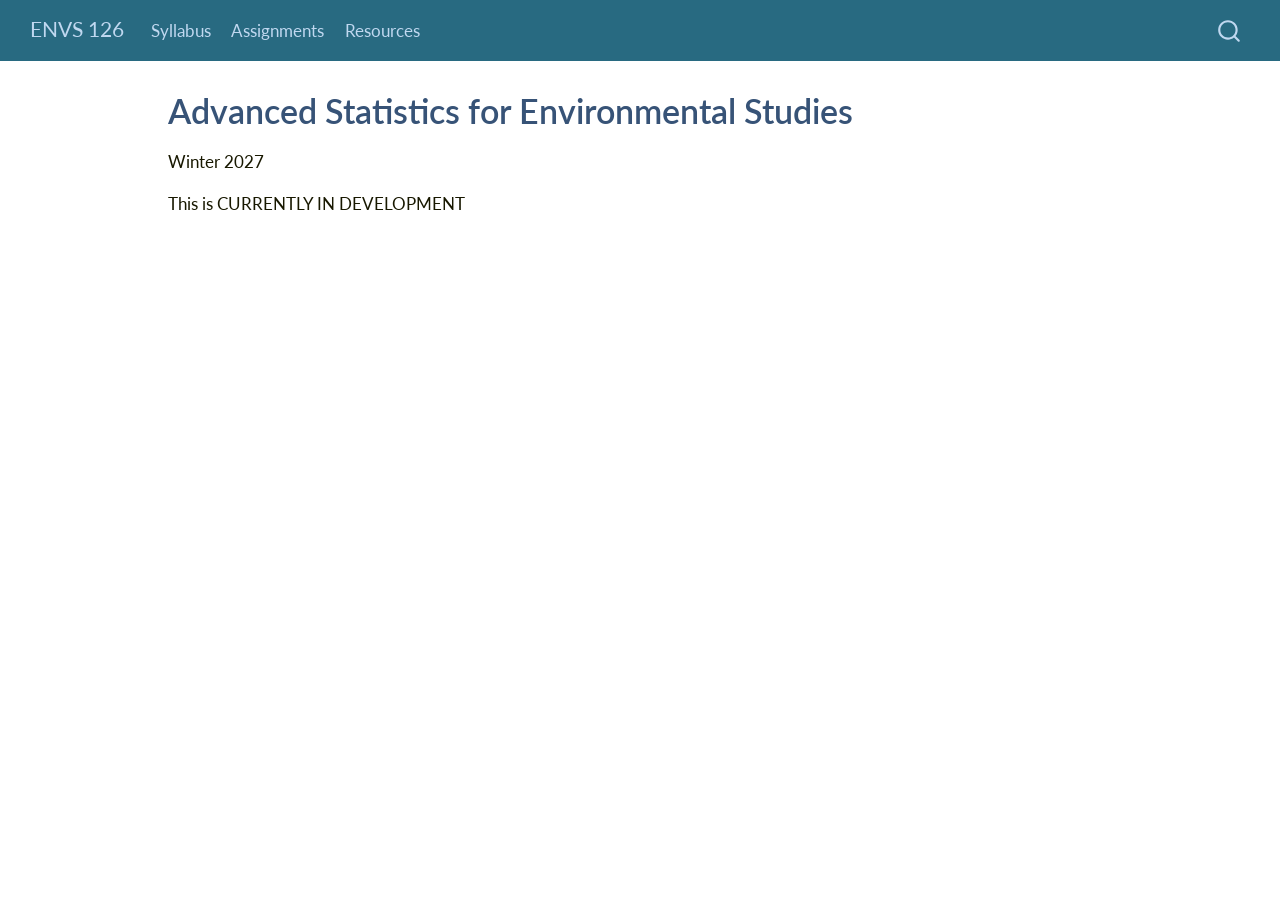
<file: docs/index.html>
<!DOCTYPE html>
<html xmlns="http://www.w3.org/1999/xhtml" lang="en" xml:lang="en"><head>

<meta charset="utf-8">
<meta name="generator" content="quarto-1.4.552">

<meta name="viewport" content="width=device-width, initial-scale=1.0, user-scalable=yes">


<title>ENVS 126 - Advanced Statistics for Environmental Studies</title>
<style>
code{white-space: pre-wrap;}
span.smallcaps{font-variant: small-caps;}
div.columns{display: flex; gap: min(4vw, 1.5em);}
div.column{flex: auto; overflow-x: auto;}
div.hanging-indent{margin-left: 1.5em; text-indent: -1.5em;}
ul.task-list{list-style: none;}
ul.task-list li input[type="checkbox"] {
  width: 0.8em;
  margin: 0 0.8em 0.2em -1em; /* quarto-specific, see https://github.com/quarto-dev/quarto-cli/issues/4556 */ 
  vertical-align: middle;
}
</style>


<script src="site_libs/quarto-nav/quarto-nav.js"></script>
<script src="site_libs/quarto-nav/headroom.min.js"></script>
<script src="site_libs/clipboard/clipboard.min.js"></script>
<script src="site_libs/quarto-search/autocomplete.umd.js"></script>
<script src="site_libs/quarto-search/fuse.min.js"></script>
<script src="site_libs/quarto-search/quarto-search.js"></script>
<meta name="quarto:offset" content="./">
<script src="site_libs/quarto-html/quarto.js"></script>
<script src="site_libs/quarto-html/popper.min.js"></script>
<script src="site_libs/quarto-html/tippy.umd.min.js"></script>
<script src="site_libs/quarto-html/anchor.min.js"></script>
<link href="site_libs/quarto-html/tippy.css" rel="stylesheet">
<link href="site_libs/quarto-html/quarto-syntax-highlighting.css" rel="stylesheet" id="quarto-text-highlighting-styles">
<script src="site_libs/bootstrap/bootstrap.min.js"></script>
<link href="site_libs/bootstrap/bootstrap-icons.css" rel="stylesheet">
<link href="site_libs/bootstrap/bootstrap.min.css" rel="stylesheet" id="quarto-bootstrap" data-mode="light">
<script id="quarto-search-options" type="application/json">{
  "location": "navbar",
  "copy-button": false,
  "collapse-after": 3,
  "panel-placement": "end",
  "type": "overlay",
  "limit": 50,
  "keyboard-shortcut": [
    "f",
    "/",
    "s"
  ],
  "show-item-context": false,
  "language": {
    "search-no-results-text": "No results",
    "search-matching-documents-text": "matching documents",
    "search-copy-link-title": "Copy link to search",
    "search-hide-matches-text": "Hide additional matches",
    "search-more-match-text": "more match in this document",
    "search-more-matches-text": "more matches in this document",
    "search-clear-button-title": "Clear",
    "search-text-placeholder": "",
    "search-detached-cancel-button-title": "Cancel",
    "search-submit-button-title": "Submit",
    "search-label": "Search"
  }
}</script>
<style>
#title-block-header.quarto-title-block.default .quarto-title .title {
color: #375377;
}
</style>


<link rel="stylesheet" href="styles.css">
</head>

<body class="nav-fixed">

<div id="quarto-search-results"></div>
  <header id="quarto-header" class="headroom fixed-top">
    <nav class="navbar navbar-expand-lg " data-bs-theme="dark">
      <div class="navbar-container container-fluid">
      <div class="navbar-brand-container mx-auto">
    <a class="navbar-brand" href="./index.html">
    <span class="navbar-title">ENVS 126</span>
    </a>
  </div>
            <div id="quarto-search" class="" title="Search"></div>
          <button class="navbar-toggler" type="button" data-bs-toggle="collapse" data-bs-target="#navbarCollapse" aria-controls="navbarCollapse" aria-expanded="false" aria-label="Toggle navigation" onclick="if (window.quartoToggleHeadroom) { window.quartoToggleHeadroom(); }">
  <span class="navbar-toggler-icon"></span>
</button>
          <div class="collapse navbar-collapse" id="navbarCollapse">
            <ul class="navbar-nav navbar-nav-scroll me-auto">
  <li class="nav-item">
    <a class="nav-link" href="https://docs.google.com/document/d/1kCxlDhWE-Z2g_mvr3AA3Eia_pvZxSNP3crng0T8HgOo/edit?usp=sharing"> 
<span class="menu-text">Syllabus</span></a>
  </li>  
  <li class="nav-item">
    <a class="nav-link" href="./assignments.html"> 
<span class="menu-text">Assignments</span></a>
  </li>  
  <li class="nav-item">
    <a class="nav-link" href="./resources.html"> 
<span class="menu-text">Resources</span></a>
  </li>  
</ul>
          </div> <!-- /navcollapse -->
          <div class="quarto-navbar-tools">
</div>
      </div> <!-- /container-fluid -->
    </nav>
</header>
<!-- content -->
<div id="quarto-content" class="quarto-container page-columns page-rows-contents page-layout-article page-navbar">
<!-- sidebar -->
<!-- margin-sidebar -->
    <div id="quarto-margin-sidebar" class="sidebar margin-sidebar">
        
    </div>
<!-- main -->
<main class="content" id="quarto-document-content">

<header id="title-block-header" class="quarto-title-block default">
<div class="quarto-title">
<h1 class="title">Advanced Statistics for Environmental Studies</h1>
</div>



<div class="quarto-title-meta">

    
  
    
  </div>
  


</header>


<p>Winter 2027</p>
<p>This is CURRENTLY IN DEVELOPMENT</p>



</main> <!-- /main -->
<script id="quarto-html-after-body" type="application/javascript">
window.document.addEventListener("DOMContentLoaded", function (event) {
  const toggleBodyColorMode = (bsSheetEl) => {
    const mode = bsSheetEl.getAttribute("data-mode");
    const bodyEl = window.document.querySelector("body");
    if (mode === "dark") {
      bodyEl.classList.add("quarto-dark");
      bodyEl.classList.remove("quarto-light");
    } else {
      bodyEl.classList.add("quarto-light");
      bodyEl.classList.remove("quarto-dark");
    }
  }
  const toggleBodyColorPrimary = () => {
    const bsSheetEl = window.document.querySelector("link#quarto-bootstrap");
    if (bsSheetEl) {
      toggleBodyColorMode(bsSheetEl);
    }
  }
  toggleBodyColorPrimary();  
  const icon = "";
  const anchorJS = new window.AnchorJS();
  anchorJS.options = {
    placement: 'right',
    icon: icon
  };
  anchorJS.add('.anchored');
  const isCodeAnnotation = (el) => {
    for (const clz of el.classList) {
      if (clz.startsWith('code-annotation-')) {                     
        return true;
      }
    }
    return false;
  }
  const clipboard = new window.ClipboardJS('.code-copy-button', {
    text: function(trigger) {
      const codeEl = trigger.previousElementSibling.cloneNode(true);
      for (const childEl of codeEl.children) {
        if (isCodeAnnotation(childEl)) {
          childEl.remove();
        }
      }
      return codeEl.innerText;
    }
  });
  clipboard.on('success', function(e) {
    // button target
    const button = e.trigger;
    // don't keep focus
    button.blur();
    // flash "checked"
    button.classList.add('code-copy-button-checked');
    var currentTitle = button.getAttribute("title");
    button.setAttribute("title", "Copied!");
    let tooltip;
    if (window.bootstrap) {
      button.setAttribute("data-bs-toggle", "tooltip");
      button.setAttribute("data-bs-placement", "left");
      button.setAttribute("data-bs-title", "Copied!");
      tooltip = new bootstrap.Tooltip(button, 
        { trigger: "manual", 
          customClass: "code-copy-button-tooltip",
          offset: [0, -8]});
      tooltip.show();    
    }
    setTimeout(function() {
      if (tooltip) {
        tooltip.hide();
        button.removeAttribute("data-bs-title");
        button.removeAttribute("data-bs-toggle");
        button.removeAttribute("data-bs-placement");
      }
      button.setAttribute("title", currentTitle);
      button.classList.remove('code-copy-button-checked');
    }, 1000);
    // clear code selection
    e.clearSelection();
  });
    var localhostRegex = new RegExp(/^(?:http|https):\/\/localhost\:?[0-9]*\//);
    var mailtoRegex = new RegExp(/^mailto:/);
      var filterRegex = new RegExp('/' + window.location.host + '/');
    var isInternal = (href) => {
        return filterRegex.test(href) || localhostRegex.test(href) || mailtoRegex.test(href);
    }
    // Inspect non-navigation links and adorn them if external
 	var links = window.document.querySelectorAll('a[href]:not(.nav-link):not(.navbar-brand):not(.toc-action):not(.sidebar-link):not(.sidebar-item-toggle):not(.pagination-link):not(.no-external):not([aria-hidden]):not(.dropdown-item):not(.quarto-navigation-tool)');
    for (var i=0; i<links.length; i++) {
      const link = links[i];
      if (!isInternal(link.href)) {
        // undo the damage that might have been done by quarto-nav.js in the case of
        // links that we want to consider external
        if (link.dataset.originalHref !== undefined) {
          link.href = link.dataset.originalHref;
        }
      }
    }
  function tippyHover(el, contentFn, onTriggerFn, onUntriggerFn) {
    const config = {
      allowHTML: true,
      maxWidth: 500,
      delay: 100,
      arrow: false,
      appendTo: function(el) {
          return el.parentElement;
      },
      interactive: true,
      interactiveBorder: 10,
      theme: 'quarto',
      placement: 'bottom-start',
    };
    if (contentFn) {
      config.content = contentFn;
    }
    if (onTriggerFn) {
      config.onTrigger = onTriggerFn;
    }
    if (onUntriggerFn) {
      config.onUntrigger = onUntriggerFn;
    }
    window.tippy(el, config); 
  }
  const noterefs = window.document.querySelectorAll('a[role="doc-noteref"]');
  for (var i=0; i<noterefs.length; i++) {
    const ref = noterefs[i];
    tippyHover(ref, function() {
      // use id or data attribute instead here
      let href = ref.getAttribute('data-footnote-href') || ref.getAttribute('href');
      try { href = new URL(href).hash; } catch {}
      const id = href.replace(/^#\/?/, "");
      const note = window.document.getElementById(id);
      if (note) {
        return note.innerHTML;
      } else {
        return "";
      }
    });
  }
  const xrefs = window.document.querySelectorAll('a.quarto-xref');
  const processXRef = (id, note) => {
    // Strip column container classes
    const stripColumnClz = (el) => {
      el.classList.remove("page-full", "page-columns");
      if (el.children) {
        for (const child of el.children) {
          stripColumnClz(child);
        }
      }
    }
    stripColumnClz(note)
    if (id === null || id.startsWith('sec-')) {
      // Special case sections, only their first couple elements
      const container = document.createElement("div");
      if (note.children && note.children.length > 2) {
        container.appendChild(note.children[0].cloneNode(true));
        for (let i = 1; i < note.children.length; i++) {
          const child = note.children[i];
          if (child.tagName === "P" && child.innerText === "") {
            continue;
          } else {
            container.appendChild(child.cloneNode(true));
            break;
          }
        }
        if (window.Quarto?.typesetMath) {
          window.Quarto.typesetMath(container);
        }
        return container.innerHTML
      } else {
        if (window.Quarto?.typesetMath) {
          window.Quarto.typesetMath(note);
        }
        return note.innerHTML;
      }
    } else {
      // Remove any anchor links if they are present
      const anchorLink = note.querySelector('a.anchorjs-link');
      if (anchorLink) {
        anchorLink.remove();
      }
      if (window.Quarto?.typesetMath) {
        window.Quarto.typesetMath(note);
      }
      // TODO in 1.5, we should make sure this works without a callout special case
      if (note.classList.contains("callout")) {
        return note.outerHTML;
      } else {
        return note.innerHTML;
      }
    }
  }
  for (var i=0; i<xrefs.length; i++) {
    const xref = xrefs[i];
    tippyHover(xref, undefined, function(instance) {
      instance.disable();
      let url = xref.getAttribute('href');
      let hash = undefined; 
      if (url.startsWith('#')) {
        hash = url;
      } else {
        try { hash = new URL(url).hash; } catch {}
      }
      if (hash) {
        const id = hash.replace(/^#\/?/, "");
        const note = window.document.getElementById(id);
        if (note !== null) {
          try {
            const html = processXRef(id, note.cloneNode(true));
            instance.setContent(html);
          } finally {
            instance.enable();
            instance.show();
          }
        } else {
          // See if we can fetch this
          fetch(url.split('#')[0])
          .then(res => res.text())
          .then(html => {
            const parser = new DOMParser();
            const htmlDoc = parser.parseFromString(html, "text/html");
            const note = htmlDoc.getElementById(id);
            if (note !== null) {
              const html = processXRef(id, note);
              instance.setContent(html);
            } 
          }).finally(() => {
            instance.enable();
            instance.show();
          });
        }
      } else {
        // See if we can fetch a full url (with no hash to target)
        // This is a special case and we should probably do some content thinning / targeting
        fetch(url)
        .then(res => res.text())
        .then(html => {
          const parser = new DOMParser();
          const htmlDoc = parser.parseFromString(html, "text/html");
          const note = htmlDoc.querySelector('main.content');
          if (note !== null) {
            // This should only happen for chapter cross references
            // (since there is no id in the URL)
            // remove the first header
            if (note.children.length > 0 && note.children[0].tagName === "HEADER") {
              note.children[0].remove();
            }
            const html = processXRef(null, note);
            instance.setContent(html);
          } 
        }).finally(() => {
          instance.enable();
          instance.show();
        });
      }
    }, function(instance) {
    });
  }
      let selectedAnnoteEl;
      const selectorForAnnotation = ( cell, annotation) => {
        let cellAttr = 'data-code-cell="' + cell + '"';
        let lineAttr = 'data-code-annotation="' +  annotation + '"';
        const selector = 'span[' + cellAttr + '][' + lineAttr + ']';
        return selector;
      }
      const selectCodeLines = (annoteEl) => {
        const doc = window.document;
        const targetCell = annoteEl.getAttribute("data-target-cell");
        const targetAnnotation = annoteEl.getAttribute("data-target-annotation");
        const annoteSpan = window.document.querySelector(selectorForAnnotation(targetCell, targetAnnotation));
        const lines = annoteSpan.getAttribute("data-code-lines").split(",");
        const lineIds = lines.map((line) => {
          return targetCell + "-" + line;
        })
        let top = null;
        let height = null;
        let parent = null;
        if (lineIds.length > 0) {
            //compute the position of the single el (top and bottom and make a div)
            const el = window.document.getElementById(lineIds[0]);
            top = el.offsetTop;
            height = el.offsetHeight;
            parent = el.parentElement.parentElement;
          if (lineIds.length > 1) {
            const lastEl = window.document.getElementById(lineIds[lineIds.length - 1]);
            const bottom = lastEl.offsetTop + lastEl.offsetHeight;
            height = bottom - top;
          }
          if (top !== null && height !== null && parent !== null) {
            // cook up a div (if necessary) and position it 
            let div = window.document.getElementById("code-annotation-line-highlight");
            if (div === null) {
              div = window.document.createElement("div");
              div.setAttribute("id", "code-annotation-line-highlight");
              div.style.position = 'absolute';
              parent.appendChild(div);
            }
            div.style.top = top - 2 + "px";
            div.style.height = height + 4 + "px";
            div.style.left = 0;
            let gutterDiv = window.document.getElementById("code-annotation-line-highlight-gutter");
            if (gutterDiv === null) {
              gutterDiv = window.document.createElement("div");
              gutterDiv.setAttribute("id", "code-annotation-line-highlight-gutter");
              gutterDiv.style.position = 'absolute';
              const codeCell = window.document.getElementById(targetCell);
              const gutter = codeCell.querySelector('.code-annotation-gutter');
              gutter.appendChild(gutterDiv);
            }
            gutterDiv.style.top = top - 2 + "px";
            gutterDiv.style.height = height + 4 + "px";
          }
          selectedAnnoteEl = annoteEl;
        }
      };
      const unselectCodeLines = () => {
        const elementsIds = ["code-annotation-line-highlight", "code-annotation-line-highlight-gutter"];
        elementsIds.forEach((elId) => {
          const div = window.document.getElementById(elId);
          if (div) {
            div.remove();
          }
        });
        selectedAnnoteEl = undefined;
      };
        // Handle positioning of the toggle
    window.addEventListener(
      "resize",
      throttle(() => {
        elRect = undefined;
        if (selectedAnnoteEl) {
          selectCodeLines(selectedAnnoteEl);
        }
      }, 10)
    );
    function throttle(fn, ms) {
    let throttle = false;
    let timer;
      return (...args) => {
        if(!throttle) { // first call gets through
            fn.apply(this, args);
            throttle = true;
        } else { // all the others get throttled
            if(timer) clearTimeout(timer); // cancel #2
            timer = setTimeout(() => {
              fn.apply(this, args);
              timer = throttle = false;
            }, ms);
        }
      };
    }
      // Attach click handler to the DT
      const annoteDls = window.document.querySelectorAll('dt[data-target-cell]');
      for (const annoteDlNode of annoteDls) {
        annoteDlNode.addEventListener('click', (event) => {
          const clickedEl = event.target;
          if (clickedEl !== selectedAnnoteEl) {
            unselectCodeLines();
            const activeEl = window.document.querySelector('dt[data-target-cell].code-annotation-active');
            if (activeEl) {
              activeEl.classList.remove('code-annotation-active');
            }
            selectCodeLines(clickedEl);
            clickedEl.classList.add('code-annotation-active');
          } else {
            // Unselect the line
            unselectCodeLines();
            clickedEl.classList.remove('code-annotation-active');
          }
        });
      }
  const findCites = (el) => {
    const parentEl = el.parentElement;
    if (parentEl) {
      const cites = parentEl.dataset.cites;
      if (cites) {
        return {
          el,
          cites: cites.split(' ')
        };
      } else {
        return findCites(el.parentElement)
      }
    } else {
      return undefined;
    }
  };
  var bibliorefs = window.document.querySelectorAll('a[role="doc-biblioref"]');
  for (var i=0; i<bibliorefs.length; i++) {
    const ref = bibliorefs[i];
    const citeInfo = findCites(ref);
    if (citeInfo) {
      tippyHover(citeInfo.el, function() {
        var popup = window.document.createElement('div');
        citeInfo.cites.forEach(function(cite) {
          var citeDiv = window.document.createElement('div');
          citeDiv.classList.add('hanging-indent');
          citeDiv.classList.add('csl-entry');
          var biblioDiv = window.document.getElementById('ref-' + cite);
          if (biblioDiv) {
            citeDiv.innerHTML = biblioDiv.innerHTML;
          }
          popup.appendChild(citeDiv);
        });
        return popup.innerHTML;
      });
    }
  }
});
</script>
</div> <!-- /content -->




</body></html>
</file>
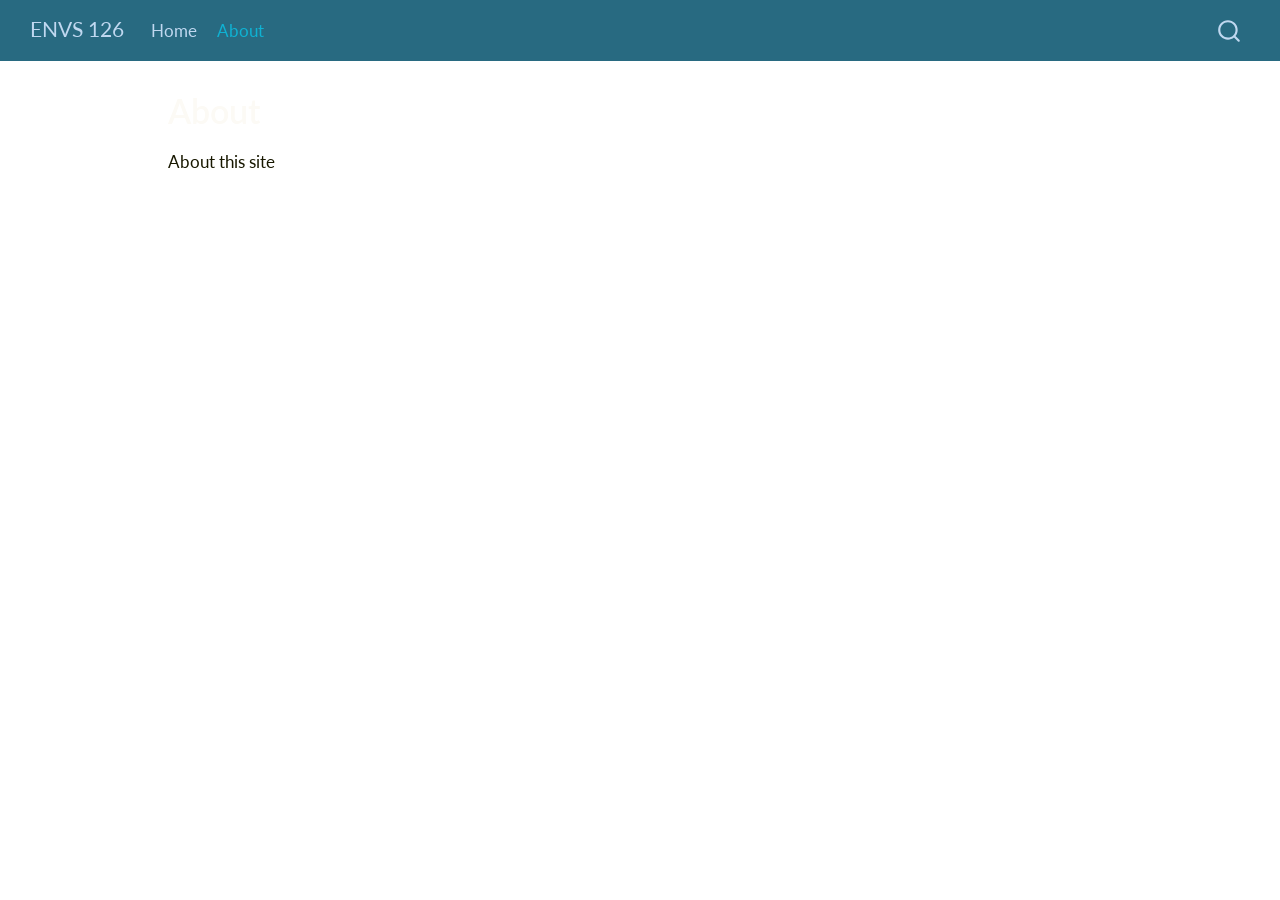
<file: docs/about.html>
<!DOCTYPE html>
<html xmlns="http://www.w3.org/1999/xhtml" lang="en" xml:lang="en"><head>

<meta charset="utf-8">
<meta name="generator" content="quarto-1.4.552">

<meta name="viewport" content="width=device-width, initial-scale=1.0, user-scalable=yes">


<title>ENVS 126 - About</title>
<style>
code{white-space: pre-wrap;}
span.smallcaps{font-variant: small-caps;}
div.columns{display: flex; gap: min(4vw, 1.5em);}
div.column{flex: auto; overflow-x: auto;}
div.hanging-indent{margin-left: 1.5em; text-indent: -1.5em;}
ul.task-list{list-style: none;}
ul.task-list li input[type="checkbox"] {
  width: 0.8em;
  margin: 0 0.8em 0.2em -1em; /* quarto-specific, see https://github.com/quarto-dev/quarto-cli/issues/4556 */ 
  vertical-align: middle;
}
</style>


<script src="site_libs/quarto-nav/quarto-nav.js"></script>
<script src="site_libs/quarto-nav/headroom.min.js"></script>
<script src="site_libs/clipboard/clipboard.min.js"></script>
<script src="site_libs/quarto-search/autocomplete.umd.js"></script>
<script src="site_libs/quarto-search/fuse.min.js"></script>
<script src="site_libs/quarto-search/quarto-search.js"></script>
<meta name="quarto:offset" content="./">
<script src="site_libs/quarto-html/quarto.js"></script>
<script src="site_libs/quarto-html/popper.min.js"></script>
<script src="site_libs/quarto-html/tippy.umd.min.js"></script>
<script src="site_libs/quarto-html/anchor.min.js"></script>
<link href="site_libs/quarto-html/tippy.css" rel="stylesheet">
<link href="site_libs/quarto-html/quarto-syntax-highlighting.css" rel="stylesheet" id="quarto-text-highlighting-styles">
<script src="site_libs/bootstrap/bootstrap.min.js"></script>
<link href="site_libs/bootstrap/bootstrap-icons.css" rel="stylesheet">
<link href="site_libs/bootstrap/bootstrap.min.css" rel="stylesheet" id="quarto-bootstrap" data-mode="light">
<script id="quarto-search-options" type="application/json">{
  "location": "navbar",
  "copy-button": false,
  "collapse-after": 3,
  "panel-placement": "end",
  "type": "overlay",
  "limit": 50,
  "keyboard-shortcut": [
    "f",
    "/",
    "s"
  ],
  "show-item-context": false,
  "language": {
    "search-no-results-text": "No results",
    "search-matching-documents-text": "matching documents",
    "search-copy-link-title": "Copy link to search",
    "search-hide-matches-text": "Hide additional matches",
    "search-more-match-text": "more match in this document",
    "search-more-matches-text": "more matches in this document",
    "search-clear-button-title": "Clear",
    "search-text-placeholder": "",
    "search-detached-cancel-button-title": "Cancel",
    "search-submit-button-title": "Submit",
    "search-label": "Search"
  }
}</script>


<link rel="stylesheet" href="styles.css">
</head>

<body class="nav-fixed">

<div id="quarto-search-results"></div>
  <header id="quarto-header" class="headroom fixed-top">
    <nav class="navbar navbar-expand-lg " data-bs-theme="dark">
      <div class="navbar-container container-fluid">
      <div class="navbar-brand-container mx-auto">
    <a class="navbar-brand" href="./index.html">
    <span class="navbar-title">ENVS 126</span>
    </a>
  </div>
            <div id="quarto-search" class="" title="Search"></div>
          <button class="navbar-toggler" type="button" data-bs-toggle="collapse" data-bs-target="#navbarCollapse" aria-controls="navbarCollapse" aria-expanded="false" aria-label="Toggle navigation" onclick="if (window.quartoToggleHeadroom) { window.quartoToggleHeadroom(); }">
  <span class="navbar-toggler-icon"></span>
</button>
          <div class="collapse navbar-collapse" id="navbarCollapse">
            <ul class="navbar-nav navbar-nav-scroll me-auto">
  <li class="nav-item">
    <a class="nav-link" href="./index.html"> 
<span class="menu-text">Home</span></a>
  </li>  
  <li class="nav-item">
    <a class="nav-link active" href="./about.html" aria-current="page"> 
<span class="menu-text">About</span></a>
  </li>  
</ul>
          </div> <!-- /navcollapse -->
          <div class="quarto-navbar-tools">
</div>
      </div> <!-- /container-fluid -->
    </nav>
</header>
<!-- content -->
<div id="quarto-content" class="quarto-container page-columns page-rows-contents page-layout-article page-navbar">
<!-- sidebar -->
<!-- margin-sidebar -->
    <div id="quarto-margin-sidebar" class="sidebar margin-sidebar">
        
    </div>
<!-- main -->
<main class="content" id="quarto-document-content">

<header id="title-block-header" class="quarto-title-block default">
<div class="quarto-title">
<h1 class="title">About</h1>
</div>



<div class="quarto-title-meta">

    
  
    
  </div>
  


</header>


<p>About this site</p>



</main> <!-- /main -->
<script id="quarto-html-after-body" type="application/javascript">
window.document.addEventListener("DOMContentLoaded", function (event) {
  const toggleBodyColorMode = (bsSheetEl) => {
    const mode = bsSheetEl.getAttribute("data-mode");
    const bodyEl = window.document.querySelector("body");
    if (mode === "dark") {
      bodyEl.classList.add("quarto-dark");
      bodyEl.classList.remove("quarto-light");
    } else {
      bodyEl.classList.add("quarto-light");
      bodyEl.classList.remove("quarto-dark");
    }
  }
  const toggleBodyColorPrimary = () => {
    const bsSheetEl = window.document.querySelector("link#quarto-bootstrap");
    if (bsSheetEl) {
      toggleBodyColorMode(bsSheetEl);
    }
  }
  toggleBodyColorPrimary();  
  const icon = "";
  const anchorJS = new window.AnchorJS();
  anchorJS.options = {
    placement: 'right',
    icon: icon
  };
  anchorJS.add('.anchored');
  const isCodeAnnotation = (el) => {
    for (const clz of el.classList) {
      if (clz.startsWith('code-annotation-')) {                     
        return true;
      }
    }
    return false;
  }
  const clipboard = new window.ClipboardJS('.code-copy-button', {
    text: function(trigger) {
      const codeEl = trigger.previousElementSibling.cloneNode(true);
      for (const childEl of codeEl.children) {
        if (isCodeAnnotation(childEl)) {
          childEl.remove();
        }
      }
      return codeEl.innerText;
    }
  });
  clipboard.on('success', function(e) {
    // button target
    const button = e.trigger;
    // don't keep focus
    button.blur();
    // flash "checked"
    button.classList.add('code-copy-button-checked');
    var currentTitle = button.getAttribute("title");
    button.setAttribute("title", "Copied!");
    let tooltip;
    if (window.bootstrap) {
      button.setAttribute("data-bs-toggle", "tooltip");
      button.setAttribute("data-bs-placement", "left");
      button.setAttribute("data-bs-title", "Copied!");
      tooltip = new bootstrap.Tooltip(button, 
        { trigger: "manual", 
          customClass: "code-copy-button-tooltip",
          offset: [0, -8]});
      tooltip.show();    
    }
    setTimeout(function() {
      if (tooltip) {
        tooltip.hide();
        button.removeAttribute("data-bs-title");
        button.removeAttribute("data-bs-toggle");
        button.removeAttribute("data-bs-placement");
      }
      button.setAttribute("title", currentTitle);
      button.classList.remove('code-copy-button-checked');
    }, 1000);
    // clear code selection
    e.clearSelection();
  });
    var localhostRegex = new RegExp(/^(?:http|https):\/\/localhost\:?[0-9]*\//);
    var mailtoRegex = new RegExp(/^mailto:/);
      var filterRegex = new RegExp('/' + window.location.host + '/');
    var isInternal = (href) => {
        return filterRegex.test(href) || localhostRegex.test(href) || mailtoRegex.test(href);
    }
    // Inspect non-navigation links and adorn them if external
 	var links = window.document.querySelectorAll('a[href]:not(.nav-link):not(.navbar-brand):not(.toc-action):not(.sidebar-link):not(.sidebar-item-toggle):not(.pagination-link):not(.no-external):not([aria-hidden]):not(.dropdown-item):not(.quarto-navigation-tool)');
    for (var i=0; i<links.length; i++) {
      const link = links[i];
      if (!isInternal(link.href)) {
        // undo the damage that might have been done by quarto-nav.js in the case of
        // links that we want to consider external
        if (link.dataset.originalHref !== undefined) {
          link.href = link.dataset.originalHref;
        }
      }
    }
  function tippyHover(el, contentFn, onTriggerFn, onUntriggerFn) {
    const config = {
      allowHTML: true,
      maxWidth: 500,
      delay: 100,
      arrow: false,
      appendTo: function(el) {
          return el.parentElement;
      },
      interactive: true,
      interactiveBorder: 10,
      theme: 'quarto',
      placement: 'bottom-start',
    };
    if (contentFn) {
      config.content = contentFn;
    }
    if (onTriggerFn) {
      config.onTrigger = onTriggerFn;
    }
    if (onUntriggerFn) {
      config.onUntrigger = onUntriggerFn;
    }
    window.tippy(el, config); 
  }
  const noterefs = window.document.querySelectorAll('a[role="doc-noteref"]');
  for (var i=0; i<noterefs.length; i++) {
    const ref = noterefs[i];
    tippyHover(ref, function() {
      // use id or data attribute instead here
      let href = ref.getAttribute('data-footnote-href') || ref.getAttribute('href');
      try { href = new URL(href).hash; } catch {}
      const id = href.replace(/^#\/?/, "");
      const note = window.document.getElementById(id);
      if (note) {
        return note.innerHTML;
      } else {
        return "";
      }
    });
  }
  const xrefs = window.document.querySelectorAll('a.quarto-xref');
  const processXRef = (id, note) => {
    // Strip column container classes
    const stripColumnClz = (el) => {
      el.classList.remove("page-full", "page-columns");
      if (el.children) {
        for (const child of el.children) {
          stripColumnClz(child);
        }
      }
    }
    stripColumnClz(note)
    if (id === null || id.startsWith('sec-')) {
      // Special case sections, only their first couple elements
      const container = document.createElement("div");
      if (note.children && note.children.length > 2) {
        container.appendChild(note.children[0].cloneNode(true));
        for (let i = 1; i < note.children.length; i++) {
          const child = note.children[i];
          if (child.tagName === "P" && child.innerText === "") {
            continue;
          } else {
            container.appendChild(child.cloneNode(true));
            break;
          }
        }
        if (window.Quarto?.typesetMath) {
          window.Quarto.typesetMath(container);
        }
        return container.innerHTML
      } else {
        if (window.Quarto?.typesetMath) {
          window.Quarto.typesetMath(note);
        }
        return note.innerHTML;
      }
    } else {
      // Remove any anchor links if they are present
      const anchorLink = note.querySelector('a.anchorjs-link');
      if (anchorLink) {
        anchorLink.remove();
      }
      if (window.Quarto?.typesetMath) {
        window.Quarto.typesetMath(note);
      }
      // TODO in 1.5, we should make sure this works without a callout special case
      if (note.classList.contains("callout")) {
        return note.outerHTML;
      } else {
        return note.innerHTML;
      }
    }
  }
  for (var i=0; i<xrefs.length; i++) {
    const xref = xrefs[i];
    tippyHover(xref, undefined, function(instance) {
      instance.disable();
      let url = xref.getAttribute('href');
      let hash = undefined; 
      if (url.startsWith('#')) {
        hash = url;
      } else {
        try { hash = new URL(url).hash; } catch {}
      }
      if (hash) {
        const id = hash.replace(/^#\/?/, "");
        const note = window.document.getElementById(id);
        if (note !== null) {
          try {
            const html = processXRef(id, note.cloneNode(true));
            instance.setContent(html);
          } finally {
            instance.enable();
            instance.show();
          }
        } else {
          // See if we can fetch this
          fetch(url.split('#')[0])
          .then(res => res.text())
          .then(html => {
            const parser = new DOMParser();
            const htmlDoc = parser.parseFromString(html, "text/html");
            const note = htmlDoc.getElementById(id);
            if (note !== null) {
              const html = processXRef(id, note);
              instance.setContent(html);
            } 
          }).finally(() => {
            instance.enable();
            instance.show();
          });
        }
      } else {
        // See if we can fetch a full url (with no hash to target)
        // This is a special case and we should probably do some content thinning / targeting
        fetch(url)
        .then(res => res.text())
        .then(html => {
          const parser = new DOMParser();
          const htmlDoc = parser.parseFromString(html, "text/html");
          const note = htmlDoc.querySelector('main.content');
          if (note !== null) {
            // This should only happen for chapter cross references
            // (since there is no id in the URL)
            // remove the first header
            if (note.children.length > 0 && note.children[0].tagName === "HEADER") {
              note.children[0].remove();
            }
            const html = processXRef(null, note);
            instance.setContent(html);
          } 
        }).finally(() => {
          instance.enable();
          instance.show();
        });
      }
    }, function(instance) {
    });
  }
      let selectedAnnoteEl;
      const selectorForAnnotation = ( cell, annotation) => {
        let cellAttr = 'data-code-cell="' + cell + '"';
        let lineAttr = 'data-code-annotation="' +  annotation + '"';
        const selector = 'span[' + cellAttr + '][' + lineAttr + ']';
        return selector;
      }
      const selectCodeLines = (annoteEl) => {
        const doc = window.document;
        const targetCell = annoteEl.getAttribute("data-target-cell");
        const targetAnnotation = annoteEl.getAttribute("data-target-annotation");
        const annoteSpan = window.document.querySelector(selectorForAnnotation(targetCell, targetAnnotation));
        const lines = annoteSpan.getAttribute("data-code-lines").split(",");
        const lineIds = lines.map((line) => {
          return targetCell + "-" + line;
        })
        let top = null;
        let height = null;
        let parent = null;
        if (lineIds.length > 0) {
            //compute the position of the single el (top and bottom and make a div)
            const el = window.document.getElementById(lineIds[0]);
            top = el.offsetTop;
            height = el.offsetHeight;
            parent = el.parentElement.parentElement;
          if (lineIds.length > 1) {
            const lastEl = window.document.getElementById(lineIds[lineIds.length - 1]);
            const bottom = lastEl.offsetTop + lastEl.offsetHeight;
            height = bottom - top;
          }
          if (top !== null && height !== null && parent !== null) {
            // cook up a div (if necessary) and position it 
            let div = window.document.getElementById("code-annotation-line-highlight");
            if (div === null) {
              div = window.document.createElement("div");
              div.setAttribute("id", "code-annotation-line-highlight");
              div.style.position = 'absolute';
              parent.appendChild(div);
            }
            div.style.top = top - 2 + "px";
            div.style.height = height + 4 + "px";
            div.style.left = 0;
            let gutterDiv = window.document.getElementById("code-annotation-line-highlight-gutter");
            if (gutterDiv === null) {
              gutterDiv = window.document.createElement("div");
              gutterDiv.setAttribute("id", "code-annotation-line-highlight-gutter");
              gutterDiv.style.position = 'absolute';
              const codeCell = window.document.getElementById(targetCell);
              const gutter = codeCell.querySelector('.code-annotation-gutter');
              gutter.appendChild(gutterDiv);
            }
            gutterDiv.style.top = top - 2 + "px";
            gutterDiv.style.height = height + 4 + "px";
          }
          selectedAnnoteEl = annoteEl;
        }
      };
      const unselectCodeLines = () => {
        const elementsIds = ["code-annotation-line-highlight", "code-annotation-line-highlight-gutter"];
        elementsIds.forEach((elId) => {
          const div = window.document.getElementById(elId);
          if (div) {
            div.remove();
          }
        });
        selectedAnnoteEl = undefined;
      };
        // Handle positioning of the toggle
    window.addEventListener(
      "resize",
      throttle(() => {
        elRect = undefined;
        if (selectedAnnoteEl) {
          selectCodeLines(selectedAnnoteEl);
        }
      }, 10)
    );
    function throttle(fn, ms) {
    let throttle = false;
    let timer;
      return (...args) => {
        if(!throttle) { // first call gets through
            fn.apply(this, args);
            throttle = true;
        } else { // all the others get throttled
            if(timer) clearTimeout(timer); // cancel #2
            timer = setTimeout(() => {
              fn.apply(this, args);
              timer = throttle = false;
            }, ms);
        }
      };
    }
      // Attach click handler to the DT
      const annoteDls = window.document.querySelectorAll('dt[data-target-cell]');
      for (const annoteDlNode of annoteDls) {
        annoteDlNode.addEventListener('click', (event) => {
          const clickedEl = event.target;
          if (clickedEl !== selectedAnnoteEl) {
            unselectCodeLines();
            const activeEl = window.document.querySelector('dt[data-target-cell].code-annotation-active');
            if (activeEl) {
              activeEl.classList.remove('code-annotation-active');
            }
            selectCodeLines(clickedEl);
            clickedEl.classList.add('code-annotation-active');
          } else {
            // Unselect the line
            unselectCodeLines();
            clickedEl.classList.remove('code-annotation-active');
          }
        });
      }
  const findCites = (el) => {
    const parentEl = el.parentElement;
    if (parentEl) {
      const cites = parentEl.dataset.cites;
      if (cites) {
        return {
          el,
          cites: cites.split(' ')
        };
      } else {
        return findCites(el.parentElement)
      }
    } else {
      return undefined;
    }
  };
  var bibliorefs = window.document.querySelectorAll('a[role="doc-biblioref"]');
  for (var i=0; i<bibliorefs.length; i++) {
    const ref = bibliorefs[i];
    const citeInfo = findCites(ref);
    if (citeInfo) {
      tippyHover(citeInfo.el, function() {
        var popup = window.document.createElement('div');
        citeInfo.cites.forEach(function(cite) {
          var citeDiv = window.document.createElement('div');
          citeDiv.classList.add('hanging-indent');
          citeDiv.classList.add('csl-entry');
          var biblioDiv = window.document.getElementById('ref-' + cite);
          if (biblioDiv) {
            citeDiv.innerHTML = biblioDiv.innerHTML;
          }
          popup.appendChild(citeDiv);
        });
        return popup.innerHTML;
      });
    }
  }
});
</script>
</div> <!-- /content -->




</body></html>
</file>
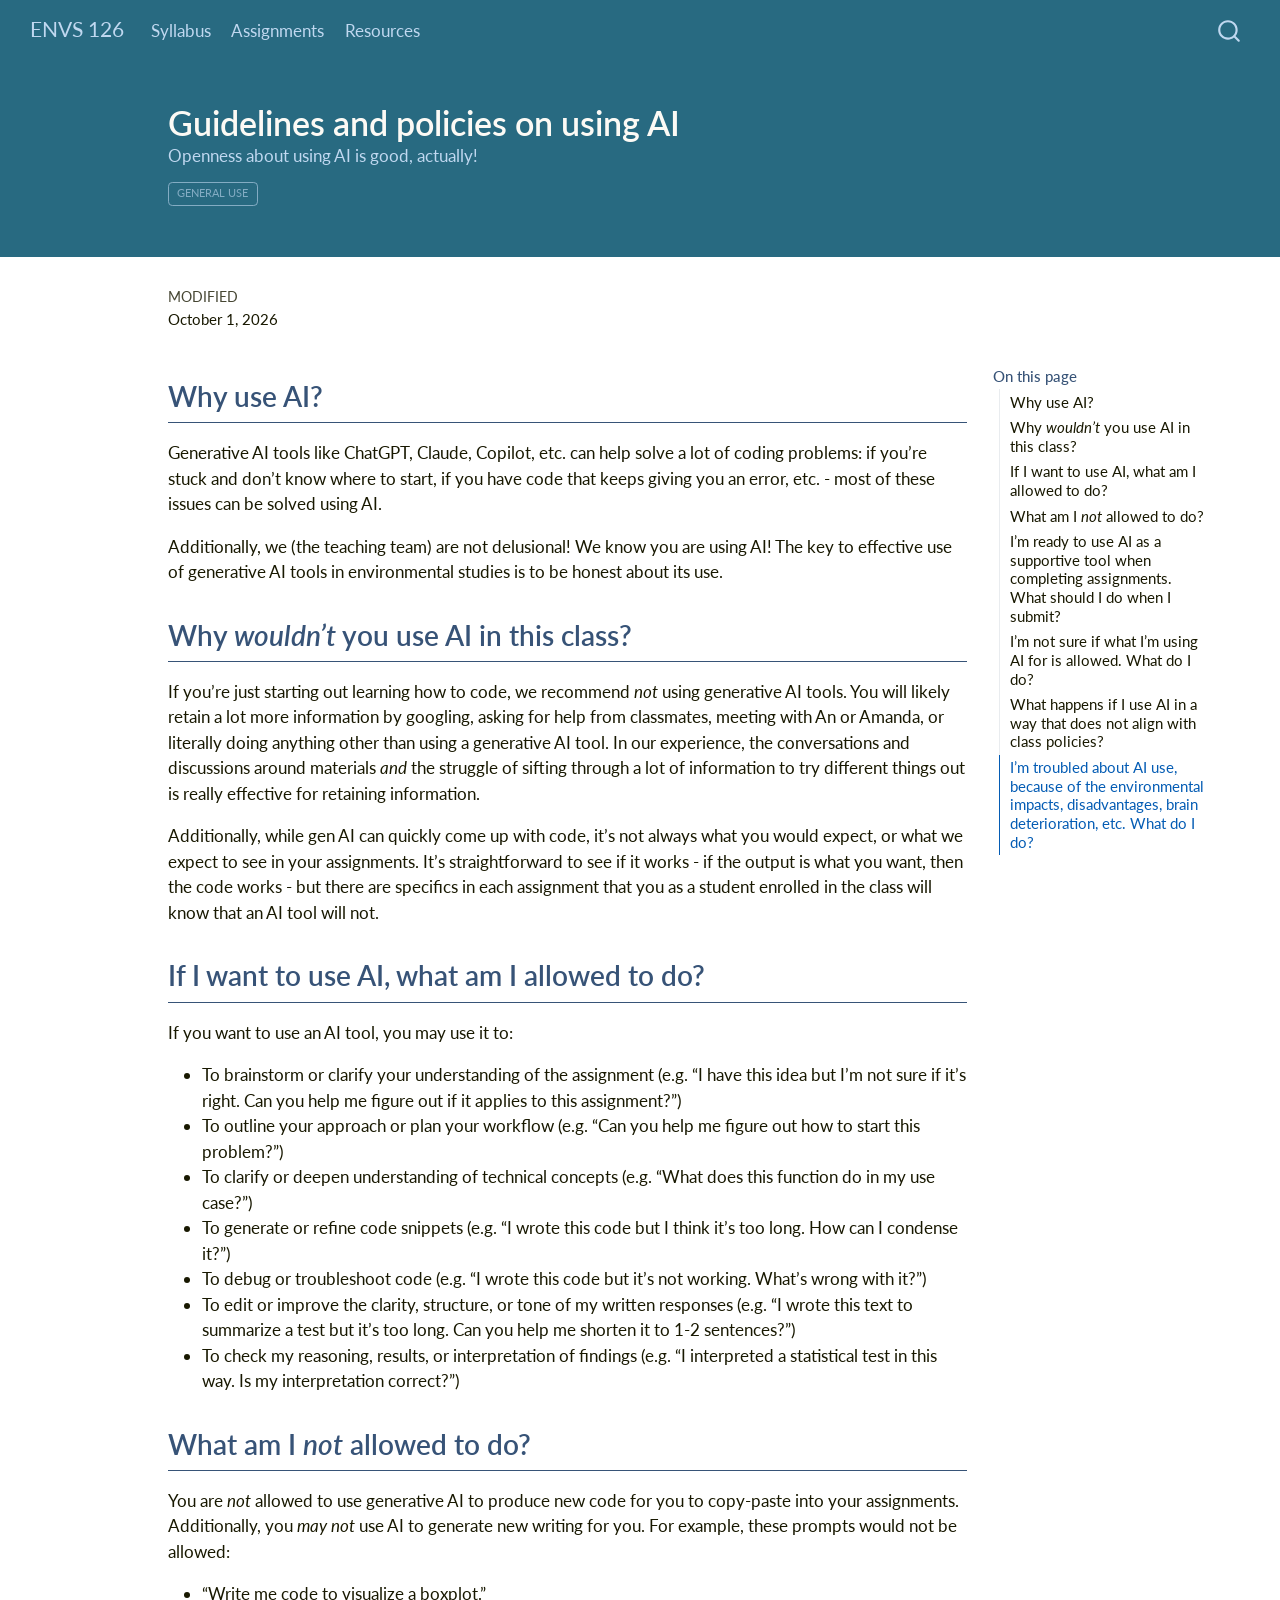
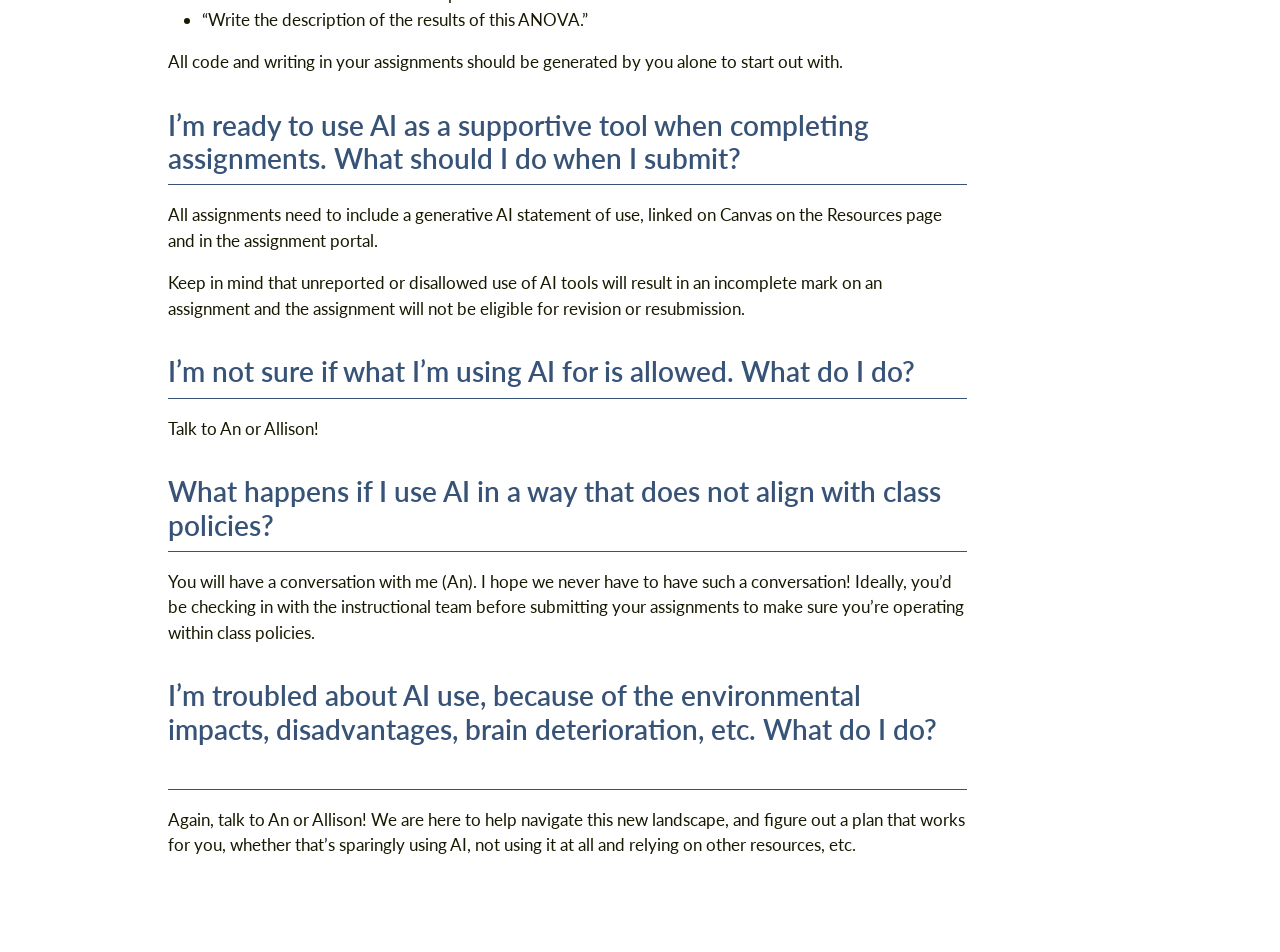
<file: docs/resources/genAI.html>
<!DOCTYPE html>
<html xmlns="http://www.w3.org/1999/xhtml" lang="en" xml:lang="en"><head>

<meta charset="utf-8">
<meta name="generator" content="quarto-1.4.552">

<meta name="viewport" content="width=device-width, initial-scale=1.0, user-scalable=yes">

<meta name="description" content="Openness about using AI is good, actually!">

<title>ENVS 126 - Guidelines and policies on using AI</title>
<style>
code{white-space: pre-wrap;}
span.smallcaps{font-variant: small-caps;}
div.columns{display: flex; gap: min(4vw, 1.5em);}
div.column{flex: auto; overflow-x: auto;}
div.hanging-indent{margin-left: 1.5em; text-indent: -1.5em;}
ul.task-list{list-style: none;}
ul.task-list li input[type="checkbox"] {
  width: 0.8em;
  margin: 0 0.8em 0.2em -1em; /* quarto-specific, see https://github.com/quarto-dev/quarto-cli/issues/4556 */ 
  vertical-align: middle;
}
</style>


<script src="../site_libs/quarto-nav/quarto-nav.js"></script>
<script src="../site_libs/quarto-nav/headroom.min.js"></script>
<script src="../site_libs/clipboard/clipboard.min.js"></script>
<script src="../site_libs/quarto-search/autocomplete.umd.js"></script>
<script src="../site_libs/quarto-search/fuse.min.js"></script>
<script src="../site_libs/quarto-search/quarto-search.js"></script>
<meta name="quarto:offset" content="../">
<script src="../site_libs/quarto-html/quarto.js"></script>
<script src="../site_libs/quarto-html/popper.min.js"></script>
<script src="../site_libs/quarto-html/tippy.umd.min.js"></script>
<script src="../site_libs/quarto-html/anchor.min.js"></script>
<link href="../site_libs/quarto-html/tippy.css" rel="stylesheet">
<link href="../site_libs/quarto-html/quarto-syntax-highlighting.css" rel="stylesheet" id="quarto-text-highlighting-styles">
<script src="../site_libs/bootstrap/bootstrap.min.js"></script>
<link href="../site_libs/bootstrap/bootstrap-icons.css" rel="stylesheet">
<link href="../site_libs/bootstrap/bootstrap.min.css" rel="stylesheet" id="quarto-bootstrap" data-mode="light">
<script id="quarto-search-options" type="application/json">{
  "location": "navbar",
  "copy-button": false,
  "collapse-after": 3,
  "panel-placement": "end",
  "type": "overlay",
  "limit": 50,
  "keyboard-shortcut": [
    "f",
    "/",
    "s"
  ],
  "show-item-context": false,
  "language": {
    "search-no-results-text": "No results",
    "search-matching-documents-text": "matching documents",
    "search-copy-link-title": "Copy link to search",
    "search-hide-matches-text": "Hide additional matches",
    "search-more-match-text": "more match in this document",
    "search-more-matches-text": "more matches in this document",
    "search-clear-button-title": "Clear",
    "search-text-placeholder": "",
    "search-detached-cancel-button-title": "Cancel",
    "search-submit-button-title": "Submit",
    "search-label": "Search"
  }
}</script>


<link rel="stylesheet" href="../styles.css">
</head>

<body class="nav-fixed">

<div id="quarto-search-results"></div>
  <header id="quarto-header" class="headroom fixed-top quarto-banner">
    <nav class="navbar navbar-expand-lg " data-bs-theme="dark">
      <div class="navbar-container container-fluid">
      <div class="navbar-brand-container mx-auto">
    <a class="navbar-brand" href="../index.html">
    <span class="navbar-title">ENVS 126</span>
    </a>
  </div>
            <div id="quarto-search" class="" title="Search"></div>
          <button class="navbar-toggler" type="button" data-bs-toggle="collapse" data-bs-target="#navbarCollapse" aria-controls="navbarCollapse" aria-expanded="false" aria-label="Toggle navigation" onclick="if (window.quartoToggleHeadroom) { window.quartoToggleHeadroom(); }">
  <span class="navbar-toggler-icon"></span>
</button>
          <div class="collapse navbar-collapse" id="navbarCollapse">
            <ul class="navbar-nav navbar-nav-scroll me-auto">
  <li class="nav-item">
    <a class="nav-link" href="https://docs.google.com/document/d/1kCxlDhWE-Z2g_mvr3AA3Eia_pvZxSNP3crng0T8HgOo/edit?usp=sharing"> 
<span class="menu-text">Syllabus</span></a>
  </li>  
  <li class="nav-item">
    <a class="nav-link" href="../assignments.html"> 
<span class="menu-text">Assignments</span></a>
  </li>  
  <li class="nav-item">
    <a class="nav-link" href="../resources.html"> 
<span class="menu-text">Resources</span></a>
  </li>  
</ul>
          </div> <!-- /navcollapse -->
          <div class="quarto-navbar-tools">
</div>
      </div> <!-- /container-fluid -->
    </nav>
</header>
<!-- content -->
<header id="title-block-header" class="quarto-title-block default page-columns page-full">
  <div class="quarto-title-banner page-columns page-full">
    <div class="quarto-title column-body">
      <h1 class="title">Guidelines and policies on using AI</h1>
                  <div>
        <div class="description">
          Openness about using AI is good, actually!
        </div>
      </div>
                          <div class="quarto-categories">
                <div class="quarto-category">general use</div>
              </div>
                  </div>
  </div>
    
  
  <div class="quarto-title-meta">

      
    
      <div>
      <div class="quarto-title-meta-heading">Modified</div>
      <div class="quarto-title-meta-contents">
        <p class="date-modified">October 1, 2026</p>
      </div>
    </div>
      
    </div>
    
  
  </header><div id="quarto-content" class="quarto-container page-columns page-rows-contents page-layout-article page-navbar">
<!-- sidebar -->
<!-- margin-sidebar -->
    <div id="quarto-margin-sidebar" class="sidebar margin-sidebar">
        <nav id="TOC" role="doc-toc" class="toc-active">
    <h2 id="toc-title">On this page</h2>
   
  <ul>
  <li><a href="#why-use-ai" id="toc-why-use-ai" class="nav-link active" data-scroll-target="#why-use-ai">Why use AI?</a></li>
  <li><a href="#why-wouldnt-you-use-ai-in-this-class" id="toc-why-wouldnt-you-use-ai-in-this-class" class="nav-link" data-scroll-target="#why-wouldnt-you-use-ai-in-this-class">Why <em>wouldn’t</em> you use AI in this class?</a></li>
  <li><a href="#if-i-want-to-use-ai-what-am-i-allowed-to-do" id="toc-if-i-want-to-use-ai-what-am-i-allowed-to-do" class="nav-link" data-scroll-target="#if-i-want-to-use-ai-what-am-i-allowed-to-do">If I want to use AI, what am I allowed to do?</a></li>
  <li><a href="#what-am-i-not-allowed-to-do" id="toc-what-am-i-not-allowed-to-do" class="nav-link" data-scroll-target="#what-am-i-not-allowed-to-do">What am I <em>not</em> allowed to do?</a></li>
  <li><a href="#im-ready-to-use-ai-as-a-supportive-tool-when-completing-assignments.-what-should-i-do-when-i-submit" id="toc-im-ready-to-use-ai-as-a-supportive-tool-when-completing-assignments.-what-should-i-do-when-i-submit" class="nav-link" data-scroll-target="#im-ready-to-use-ai-as-a-supportive-tool-when-completing-assignments.-what-should-i-do-when-i-submit">I’m ready to use AI as a supportive tool when completing assignments. What should I do when I submit?</a></li>
  <li><a href="#im-not-sure-if-what-im-using-ai-for-is-allowed.-what-do-i-do" id="toc-im-not-sure-if-what-im-using-ai-for-is-allowed.-what-do-i-do" class="nav-link" data-scroll-target="#im-not-sure-if-what-im-using-ai-for-is-allowed.-what-do-i-do">I’m not sure if what I’m using AI for is allowed. What do I do?</a></li>
  <li><a href="#what-happens-if-i-use-ai-in-a-way-that-does-not-align-with-class-policies" id="toc-what-happens-if-i-use-ai-in-a-way-that-does-not-align-with-class-policies" class="nav-link" data-scroll-target="#what-happens-if-i-use-ai-in-a-way-that-does-not-align-with-class-policies">What happens if I use AI in a way that does not align with class policies?</a></li>
  <li><a href="#im-troubled-about-ai-use-because-of-the-environmental-impacts-disadvantages-brain-deterioration-etc.-what-do-i-do" id="toc-im-troubled-about-ai-use-because-of-the-environmental-impacts-disadvantages-brain-deterioration-etc.-what-do-i-do" class="nav-link" data-scroll-target="#im-troubled-about-ai-use-because-of-the-environmental-impacts-disadvantages-brain-deterioration-etc.-what-do-i-do">I’m troubled about AI use, because of the environmental impacts, disadvantages, brain deterioration, etc. What do I do?</a></li>
  </ul>
</nav>
    </div>
<!-- main -->
<main class="content quarto-banner-title-block" id="quarto-document-content">





<section id="why-use-ai" class="level2">
<h2 class="anchored" data-anchor-id="why-use-ai">Why use AI?</h2>
<p>Generative AI tools like ChatGPT, Claude, Copilot, etc. can help solve a lot of coding problems: if you’re stuck and don’t know where to start, if you have code that keeps giving you an error, etc. - most of these issues can be solved using AI.</p>
<p>Additionally, we (the teaching team) are not delusional! We know you are using AI! The key to effective use of generative AI tools in environmental studies is to be honest about its use.</p>
</section>
<section id="why-wouldnt-you-use-ai-in-this-class" class="level2">
<h2 class="anchored" data-anchor-id="why-wouldnt-you-use-ai-in-this-class">Why <em>wouldn’t</em> you use AI in this class?</h2>
<p>If you’re just starting out learning how to code, we recommend <em>not</em> using generative AI tools. You will likely retain a lot more information by googling, asking for help from classmates, meeting with An or Amanda, or literally doing anything other than using a generative AI tool. In our experience, the conversations and discussions around materials <em>and</em> the struggle of sifting through a lot of information to try different things out is really effective for retaining information.</p>
<p>Additionally, while gen AI can quickly come up with code, it’s not always what you would expect, or what we expect to see in your assignments. It’s straightforward to see if it works - if the output is what you want, then the code works - but there are specifics in each assignment that you as a student enrolled in the class will know that an AI tool will not.</p>
</section>
<section id="if-i-want-to-use-ai-what-am-i-allowed-to-do" class="level2">
<h2 class="anchored" data-anchor-id="if-i-want-to-use-ai-what-am-i-allowed-to-do">If I want to use AI, what am I allowed to do?</h2>
<p>If you want to use an AI tool, you may use it to:</p>
<ul>
<li>To brainstorm or clarify your understanding of the assignment (e.g.&nbsp;“I have this idea but I’m not sure if it’s right. Can you help me figure out if it applies to this assignment?”)<br>
</li>
<li>To outline your approach or plan your workflow (e.g.&nbsp;“Can you help me figure out how to start this problem?”)<br>
</li>
<li>To clarify or deepen understanding of technical concepts (e.g.&nbsp;“What does this function do in my use case?”)<br>
</li>
<li>To generate or refine code snippets (e.g.&nbsp;“I wrote this code but I think it’s too long. How can I condense it?”)<br>
</li>
<li>To debug or troubleshoot code (e.g.&nbsp;“I wrote this code but it’s not working. What’s wrong with it?”)<br>
</li>
<li>To edit or improve the clarity, structure, or tone of my written responses (e.g.&nbsp;“I wrote this text to summarize a test but it’s too long. Can you help me shorten it to 1-2 sentences?”)<br>
</li>
<li>To check my reasoning, results, or interpretation of findings (e.g.&nbsp;“I interpreted a statistical test in this way. Is my interpretation correct?”)</li>
</ul>
</section>
<section id="what-am-i-not-allowed-to-do" class="level2">
<h2 class="anchored" data-anchor-id="what-am-i-not-allowed-to-do">What am I <em>not</em> allowed to do?</h2>
<p>You are <em>not</em> allowed to use generative AI to produce new code for you to copy-paste into your assignments. Additionally, you <em>may not</em> use AI to generate new writing for you. For example, these prompts would not be allowed:</p>
<ul>
<li>“Write me code to visualize a boxplot.”<br>
</li>
<li>“Write the description of the results of this ANOVA.”</li>
</ul>
<p>All code and writing in your assignments should be generated by you alone to start out with.</p>
</section>
<section id="im-ready-to-use-ai-as-a-supportive-tool-when-completing-assignments.-what-should-i-do-when-i-submit" class="level2">
<h2 class="anchored" data-anchor-id="im-ready-to-use-ai-as-a-supportive-tool-when-completing-assignments.-what-should-i-do-when-i-submit">I’m ready to use AI as a supportive tool when completing assignments. What should I do when I submit?</h2>
<p>All assignments need to include a generative AI statement of use, linked on Canvas on the Resources page and in the assignment portal.</p>
<p>Keep in mind that unreported or disallowed use of AI tools will result in an incomplete mark on an assignment and the assignment will not be eligible for revision or resubmission.</p>
</section>
<section id="im-not-sure-if-what-im-using-ai-for-is-allowed.-what-do-i-do" class="level2">
<h2 class="anchored" data-anchor-id="im-not-sure-if-what-im-using-ai-for-is-allowed.-what-do-i-do">I’m not sure if what I’m using AI for is allowed. What do I do?</h2>
<p>Talk to An or Allison!</p>
</section>
<section id="what-happens-if-i-use-ai-in-a-way-that-does-not-align-with-class-policies" class="level2">
<h2 class="anchored" data-anchor-id="what-happens-if-i-use-ai-in-a-way-that-does-not-align-with-class-policies">What happens if I use AI in a way that does not align with class policies?</h2>
<p>You will have a conversation with me (An). I hope we never have to have such a conversation! Ideally, you’d be checking in with the instructional team before submitting your assignments to make sure you’re operating within class policies.</p>
</section>
<section id="im-troubled-about-ai-use-because-of-the-environmental-impacts-disadvantages-brain-deterioration-etc.-what-do-i-do" class="level2">
<h2 class="anchored" data-anchor-id="im-troubled-about-ai-use-because-of-the-environmental-impacts-disadvantages-brain-deterioration-etc.-what-do-i-do">I’m troubled about AI use, because of the environmental impacts, disadvantages, brain deterioration, etc. What do I do?</h2>
<p>Again, talk to An or Allison! We are here to help navigate this new landscape, and figure out a plan that works for you, whether that’s sparingly using AI, not using it at all and relying on other resources, etc.</p>


</section>

</main> <!-- /main -->
<script id="quarto-html-after-body" type="application/javascript">
window.document.addEventListener("DOMContentLoaded", function (event) {
  const toggleBodyColorMode = (bsSheetEl) => {
    const mode = bsSheetEl.getAttribute("data-mode");
    const bodyEl = window.document.querySelector("body");
    if (mode === "dark") {
      bodyEl.classList.add("quarto-dark");
      bodyEl.classList.remove("quarto-light");
    } else {
      bodyEl.classList.add("quarto-light");
      bodyEl.classList.remove("quarto-dark");
    }
  }
  const toggleBodyColorPrimary = () => {
    const bsSheetEl = window.document.querySelector("link#quarto-bootstrap");
    if (bsSheetEl) {
      toggleBodyColorMode(bsSheetEl);
    }
  }
  toggleBodyColorPrimary();  
  const icon = "";
  const anchorJS = new window.AnchorJS();
  anchorJS.options = {
    placement: 'right',
    icon: icon
  };
  anchorJS.add('.anchored');
  const isCodeAnnotation = (el) => {
    for (const clz of el.classList) {
      if (clz.startsWith('code-annotation-')) {                     
        return true;
      }
    }
    return false;
  }
  const clipboard = new window.ClipboardJS('.code-copy-button', {
    text: function(trigger) {
      const codeEl = trigger.previousElementSibling.cloneNode(true);
      for (const childEl of codeEl.children) {
        if (isCodeAnnotation(childEl)) {
          childEl.remove();
        }
      }
      return codeEl.innerText;
    }
  });
  clipboard.on('success', function(e) {
    // button target
    const button = e.trigger;
    // don't keep focus
    button.blur();
    // flash "checked"
    button.classList.add('code-copy-button-checked');
    var currentTitle = button.getAttribute("title");
    button.setAttribute("title", "Copied!");
    let tooltip;
    if (window.bootstrap) {
      button.setAttribute("data-bs-toggle", "tooltip");
      button.setAttribute("data-bs-placement", "left");
      button.setAttribute("data-bs-title", "Copied!");
      tooltip = new bootstrap.Tooltip(button, 
        { trigger: "manual", 
          customClass: "code-copy-button-tooltip",
          offset: [0, -8]});
      tooltip.show();    
    }
    setTimeout(function() {
      if (tooltip) {
        tooltip.hide();
        button.removeAttribute("data-bs-title");
        button.removeAttribute("data-bs-toggle");
        button.removeAttribute("data-bs-placement");
      }
      button.setAttribute("title", currentTitle);
      button.classList.remove('code-copy-button-checked');
    }, 1000);
    // clear code selection
    e.clearSelection();
  });
    var localhostRegex = new RegExp(/^(?:http|https):\/\/localhost\:?[0-9]*\//);
    var mailtoRegex = new RegExp(/^mailto:/);
      var filterRegex = new RegExp('/' + window.location.host + '/');
    var isInternal = (href) => {
        return filterRegex.test(href) || localhostRegex.test(href) || mailtoRegex.test(href);
    }
    // Inspect non-navigation links and adorn them if external
 	var links = window.document.querySelectorAll('a[href]:not(.nav-link):not(.navbar-brand):not(.toc-action):not(.sidebar-link):not(.sidebar-item-toggle):not(.pagination-link):not(.no-external):not([aria-hidden]):not(.dropdown-item):not(.quarto-navigation-tool)');
    for (var i=0; i<links.length; i++) {
      const link = links[i];
      if (!isInternal(link.href)) {
        // undo the damage that might have been done by quarto-nav.js in the case of
        // links that we want to consider external
        if (link.dataset.originalHref !== undefined) {
          link.href = link.dataset.originalHref;
        }
      }
    }
  function tippyHover(el, contentFn, onTriggerFn, onUntriggerFn) {
    const config = {
      allowHTML: true,
      maxWidth: 500,
      delay: 100,
      arrow: false,
      appendTo: function(el) {
          return el.parentElement;
      },
      interactive: true,
      interactiveBorder: 10,
      theme: 'quarto',
      placement: 'bottom-start',
    };
    if (contentFn) {
      config.content = contentFn;
    }
    if (onTriggerFn) {
      config.onTrigger = onTriggerFn;
    }
    if (onUntriggerFn) {
      config.onUntrigger = onUntriggerFn;
    }
    window.tippy(el, config); 
  }
  const noterefs = window.document.querySelectorAll('a[role="doc-noteref"]');
  for (var i=0; i<noterefs.length; i++) {
    const ref = noterefs[i];
    tippyHover(ref, function() {
      // use id or data attribute instead here
      let href = ref.getAttribute('data-footnote-href') || ref.getAttribute('href');
      try { href = new URL(href).hash; } catch {}
      const id = href.replace(/^#\/?/, "");
      const note = window.document.getElementById(id);
      if (note) {
        return note.innerHTML;
      } else {
        return "";
      }
    });
  }
  const xrefs = window.document.querySelectorAll('a.quarto-xref');
  const processXRef = (id, note) => {
    // Strip column container classes
    const stripColumnClz = (el) => {
      el.classList.remove("page-full", "page-columns");
      if (el.children) {
        for (const child of el.children) {
          stripColumnClz(child);
        }
      }
    }
    stripColumnClz(note)
    if (id === null || id.startsWith('sec-')) {
      // Special case sections, only their first couple elements
      const container = document.createElement("div");
      if (note.children && note.children.length > 2) {
        container.appendChild(note.children[0].cloneNode(true));
        for (let i = 1; i < note.children.length; i++) {
          const child = note.children[i];
          if (child.tagName === "P" && child.innerText === "") {
            continue;
          } else {
            container.appendChild(child.cloneNode(true));
            break;
          }
        }
        if (window.Quarto?.typesetMath) {
          window.Quarto.typesetMath(container);
        }
        return container.innerHTML
      } else {
        if (window.Quarto?.typesetMath) {
          window.Quarto.typesetMath(note);
        }
        return note.innerHTML;
      }
    } else {
      // Remove any anchor links if they are present
      const anchorLink = note.querySelector('a.anchorjs-link');
      if (anchorLink) {
        anchorLink.remove();
      }
      if (window.Quarto?.typesetMath) {
        window.Quarto.typesetMath(note);
      }
      // TODO in 1.5, we should make sure this works without a callout special case
      if (note.classList.contains("callout")) {
        return note.outerHTML;
      } else {
        return note.innerHTML;
      }
    }
  }
  for (var i=0; i<xrefs.length; i++) {
    const xref = xrefs[i];
    tippyHover(xref, undefined, function(instance) {
      instance.disable();
      let url = xref.getAttribute('href');
      let hash = undefined; 
      if (url.startsWith('#')) {
        hash = url;
      } else {
        try { hash = new URL(url).hash; } catch {}
      }
      if (hash) {
        const id = hash.replace(/^#\/?/, "");
        const note = window.document.getElementById(id);
        if (note !== null) {
          try {
            const html = processXRef(id, note.cloneNode(true));
            instance.setContent(html);
          } finally {
            instance.enable();
            instance.show();
          }
        } else {
          // See if we can fetch this
          fetch(url.split('#')[0])
          .then(res => res.text())
          .then(html => {
            const parser = new DOMParser();
            const htmlDoc = parser.parseFromString(html, "text/html");
            const note = htmlDoc.getElementById(id);
            if (note !== null) {
              const html = processXRef(id, note);
              instance.setContent(html);
            } 
          }).finally(() => {
            instance.enable();
            instance.show();
          });
        }
      } else {
        // See if we can fetch a full url (with no hash to target)
        // This is a special case and we should probably do some content thinning / targeting
        fetch(url)
        .then(res => res.text())
        .then(html => {
          const parser = new DOMParser();
          const htmlDoc = parser.parseFromString(html, "text/html");
          const note = htmlDoc.querySelector('main.content');
          if (note !== null) {
            // This should only happen for chapter cross references
            // (since there is no id in the URL)
            // remove the first header
            if (note.children.length > 0 && note.children[0].tagName === "HEADER") {
              note.children[0].remove();
            }
            const html = processXRef(null, note);
            instance.setContent(html);
          } 
        }).finally(() => {
          instance.enable();
          instance.show();
        });
      }
    }, function(instance) {
    });
  }
      let selectedAnnoteEl;
      const selectorForAnnotation = ( cell, annotation) => {
        let cellAttr = 'data-code-cell="' + cell + '"';
        let lineAttr = 'data-code-annotation="' +  annotation + '"';
        const selector = 'span[' + cellAttr + '][' + lineAttr + ']';
        return selector;
      }
      const selectCodeLines = (annoteEl) => {
        const doc = window.document;
        const targetCell = annoteEl.getAttribute("data-target-cell");
        const targetAnnotation = annoteEl.getAttribute("data-target-annotation");
        const annoteSpan = window.document.querySelector(selectorForAnnotation(targetCell, targetAnnotation));
        const lines = annoteSpan.getAttribute("data-code-lines").split(",");
        const lineIds = lines.map((line) => {
          return targetCell + "-" + line;
        })
        let top = null;
        let height = null;
        let parent = null;
        if (lineIds.length > 0) {
            //compute the position of the single el (top and bottom and make a div)
            const el = window.document.getElementById(lineIds[0]);
            top = el.offsetTop;
            height = el.offsetHeight;
            parent = el.parentElement.parentElement;
          if (lineIds.length > 1) {
            const lastEl = window.document.getElementById(lineIds[lineIds.length - 1]);
            const bottom = lastEl.offsetTop + lastEl.offsetHeight;
            height = bottom - top;
          }
          if (top !== null && height !== null && parent !== null) {
            // cook up a div (if necessary) and position it 
            let div = window.document.getElementById("code-annotation-line-highlight");
            if (div === null) {
              div = window.document.createElement("div");
              div.setAttribute("id", "code-annotation-line-highlight");
              div.style.position = 'absolute';
              parent.appendChild(div);
            }
            div.style.top = top - 2 + "px";
            div.style.height = height + 4 + "px";
            div.style.left = 0;
            let gutterDiv = window.document.getElementById("code-annotation-line-highlight-gutter");
            if (gutterDiv === null) {
              gutterDiv = window.document.createElement("div");
              gutterDiv.setAttribute("id", "code-annotation-line-highlight-gutter");
              gutterDiv.style.position = 'absolute';
              const codeCell = window.document.getElementById(targetCell);
              const gutter = codeCell.querySelector('.code-annotation-gutter');
              gutter.appendChild(gutterDiv);
            }
            gutterDiv.style.top = top - 2 + "px";
            gutterDiv.style.height = height + 4 + "px";
          }
          selectedAnnoteEl = annoteEl;
        }
      };
      const unselectCodeLines = () => {
        const elementsIds = ["code-annotation-line-highlight", "code-annotation-line-highlight-gutter"];
        elementsIds.forEach((elId) => {
          const div = window.document.getElementById(elId);
          if (div) {
            div.remove();
          }
        });
        selectedAnnoteEl = undefined;
      };
        // Handle positioning of the toggle
    window.addEventListener(
      "resize",
      throttle(() => {
        elRect = undefined;
        if (selectedAnnoteEl) {
          selectCodeLines(selectedAnnoteEl);
        }
      }, 10)
    );
    function throttle(fn, ms) {
    let throttle = false;
    let timer;
      return (...args) => {
        if(!throttle) { // first call gets through
            fn.apply(this, args);
            throttle = true;
        } else { // all the others get throttled
            if(timer) clearTimeout(timer); // cancel #2
            timer = setTimeout(() => {
              fn.apply(this, args);
              timer = throttle = false;
            }, ms);
        }
      };
    }
      // Attach click handler to the DT
      const annoteDls = window.document.querySelectorAll('dt[data-target-cell]');
      for (const annoteDlNode of annoteDls) {
        annoteDlNode.addEventListener('click', (event) => {
          const clickedEl = event.target;
          if (clickedEl !== selectedAnnoteEl) {
            unselectCodeLines();
            const activeEl = window.document.querySelector('dt[data-target-cell].code-annotation-active');
            if (activeEl) {
              activeEl.classList.remove('code-annotation-active');
            }
            selectCodeLines(clickedEl);
            clickedEl.classList.add('code-annotation-active');
          } else {
            // Unselect the line
            unselectCodeLines();
            clickedEl.classList.remove('code-annotation-active');
          }
        });
      }
  const findCites = (el) => {
    const parentEl = el.parentElement;
    if (parentEl) {
      const cites = parentEl.dataset.cites;
      if (cites) {
        return {
          el,
          cites: cites.split(' ')
        };
      } else {
        return findCites(el.parentElement)
      }
    } else {
      return undefined;
    }
  };
  var bibliorefs = window.document.querySelectorAll('a[role="doc-biblioref"]');
  for (var i=0; i<bibliorefs.length; i++) {
    const ref = bibliorefs[i];
    const citeInfo = findCites(ref);
    if (citeInfo) {
      tippyHover(citeInfo.el, function() {
        var popup = window.document.createElement('div');
        citeInfo.cites.forEach(function(cite) {
          var citeDiv = window.document.createElement('div');
          citeDiv.classList.add('hanging-indent');
          citeDiv.classList.add('csl-entry');
          var biblioDiv = window.document.getElementById('ref-' + cite);
          if (biblioDiv) {
            citeDiv.innerHTML = biblioDiv.innerHTML;
          }
          popup.appendChild(citeDiv);
        });
        return popup.innerHTML;
      });
    }
  }
});
</script>
</div> <!-- /content -->




</body></html>
</file>
<file: docs/site_libs/quarto-html/tippy.css>
.tippy-box[data-animation=fade][data-state=hidden]{opacity:0}[data-tippy-root]{max-width:calc(100vw - 10px)}.tippy-box{position:relative;background-color:#333;color:#fff;border-radius:4px;font-size:14px;line-height:1.4;white-space:normal;outline:0;transition-property:transform,visibility,opacity}.tippy-box[data-placement^=top]>.tippy-arrow{bottom:0}.tippy-box[data-placement^=top]>.tippy-arrow:before{bottom:-7px;left:0;border-width:8px 8px 0;border-top-color:initial;transform-origin:center top}.tippy-box[data-placement^=bottom]>.tippy-arrow{top:0}.tippy-box[data-placement^=bottom]>.tippy-arrow:before{top:-7px;left:0;border-width:0 8px 8px;border-bottom-color:initial;transform-origin:center bottom}.tippy-box[data-placement^=left]>.tippy-arrow{right:0}.tippy-box[data-placement^=left]>.tippy-arrow:before{border-width:8px 0 8px 8px;border-left-color:initial;right:-7px;transform-origin:center left}.tippy-box[data-placement^=right]>.tippy-arrow{left:0}.tippy-box[data-placement^=right]>.tippy-arrow:before{left:-7px;border-width:8px 8px 8px 0;border-right-color:initial;transform-origin:center right}.tippy-box[data-inertia][data-state=visible]{transition-timing-function:cubic-bezier(.54,1.5,.38,1.11)}.tippy-arrow{width:16px;height:16px;color:#333}.tippy-arrow:before{content:"";position:absolute;border-color:transparent;border-style:solid}.tippy-content{position:relative;padding:5px 9px;z-index:1}
</file>
<file: docs/site_libs/quarto-html/quarto-syntax-highlighting.css>
/* quarto syntax highlight colors */
:root {
  --quarto-hl-ot-color: #003B4F;
  --quarto-hl-at-color: #657422;
  --quarto-hl-ss-color: #20794D;
  --quarto-hl-an-color: #5E5E5E;
  --quarto-hl-fu-color: #4758AB;
  --quarto-hl-st-color: #20794D;
  --quarto-hl-cf-color: #003B4F;
  --quarto-hl-op-color: #5E5E5E;
  --quarto-hl-er-color: #AD0000;
  --quarto-hl-bn-color: #AD0000;
  --quarto-hl-al-color: #AD0000;
  --quarto-hl-va-color: #111111;
  --quarto-hl-bu-color: inherit;
  --quarto-hl-ex-color: inherit;
  --quarto-hl-pp-color: #AD0000;
  --quarto-hl-in-color: #5E5E5E;
  --quarto-hl-vs-color: #20794D;
  --quarto-hl-wa-color: #5E5E5E;
  --quarto-hl-do-color: #5E5E5E;
  --quarto-hl-im-color: #00769E;
  --quarto-hl-ch-color: #20794D;
  --quarto-hl-dt-color: #AD0000;
  --quarto-hl-fl-color: #AD0000;
  --quarto-hl-co-color: #5E5E5E;
  --quarto-hl-cv-color: #5E5E5E;
  --quarto-hl-cn-color: #8f5902;
  --quarto-hl-sc-color: #5E5E5E;
  --quarto-hl-dv-color: #AD0000;
  --quarto-hl-kw-color: #003B4F;
}

/* other quarto variables */
:root {
  --quarto-font-monospace: SFMono-Regular, Menlo, Monaco, Consolas, "Liberation Mono", "Courier New", monospace;
}

pre > code.sourceCode > span {
  color: #003B4F;
}

code span {
  color: #003B4F;
}

code.sourceCode > span {
  color: #003B4F;
}

div.sourceCode,
div.sourceCode pre.sourceCode {
  color: #003B4F;
}

code span.ot {
  color: #003B4F;
  font-style: inherit;
}

code span.at {
  color: #657422;
  font-style: inherit;
}

code span.ss {
  color: #20794D;
  font-style: inherit;
}

code span.an {
  color: #5E5E5E;
  font-style: inherit;
}

code span.fu {
  color: #4758AB;
  font-style: inherit;
}

code span.st {
  color: #20794D;
  font-style: inherit;
}

code span.cf {
  color: #003B4F;
  font-style: inherit;
}

code span.op {
  color: #5E5E5E;
  font-style: inherit;
}

code span.er {
  color: #AD0000;
  font-style: inherit;
}

code span.bn {
  color: #AD0000;
  font-style: inherit;
}

code span.al {
  color: #AD0000;
  font-style: inherit;
}

code span.va {
  color: #111111;
  font-style: inherit;
}

code span.bu {
  font-style: inherit;
}

code span.ex {
  font-style: inherit;
}

code span.pp {
  color: #AD0000;
  font-style: inherit;
}

code span.in {
  color: #5E5E5E;
  font-style: inherit;
}

code span.vs {
  color: #20794D;
  font-style: inherit;
}

code span.wa {
  color: #5E5E5E;
  font-style: italic;
}

code span.do {
  color: #5E5E5E;
  font-style: italic;
}

code span.im {
  color: #00769E;
  font-style: inherit;
}

code span.ch {
  color: #20794D;
  font-style: inherit;
}

code span.dt {
  color: #AD0000;
  font-style: inherit;
}

code span.fl {
  color: #AD0000;
  font-style: inherit;
}

code span.co {
  color: #5E5E5E;
  font-style: inherit;
}

code span.cv {
  color: #5E5E5E;
  font-style: italic;
}

code span.cn {
  color: #8f5902;
  font-style: inherit;
}

code span.sc {
  color: #5E5E5E;
  font-style: inherit;
}

code span.dv {
  color: #AD0000;
  font-style: inherit;
}

code span.kw {
  color: #003B4F;
  font-style: inherit;
}

.prevent-inlining {
  content: "</";
}

/*# sourceMappingURL=debc5d5d77c3f9108843748ff7464032.css.map */
</file>
<file: docs/styles.css>
/* css styles */
</file>
